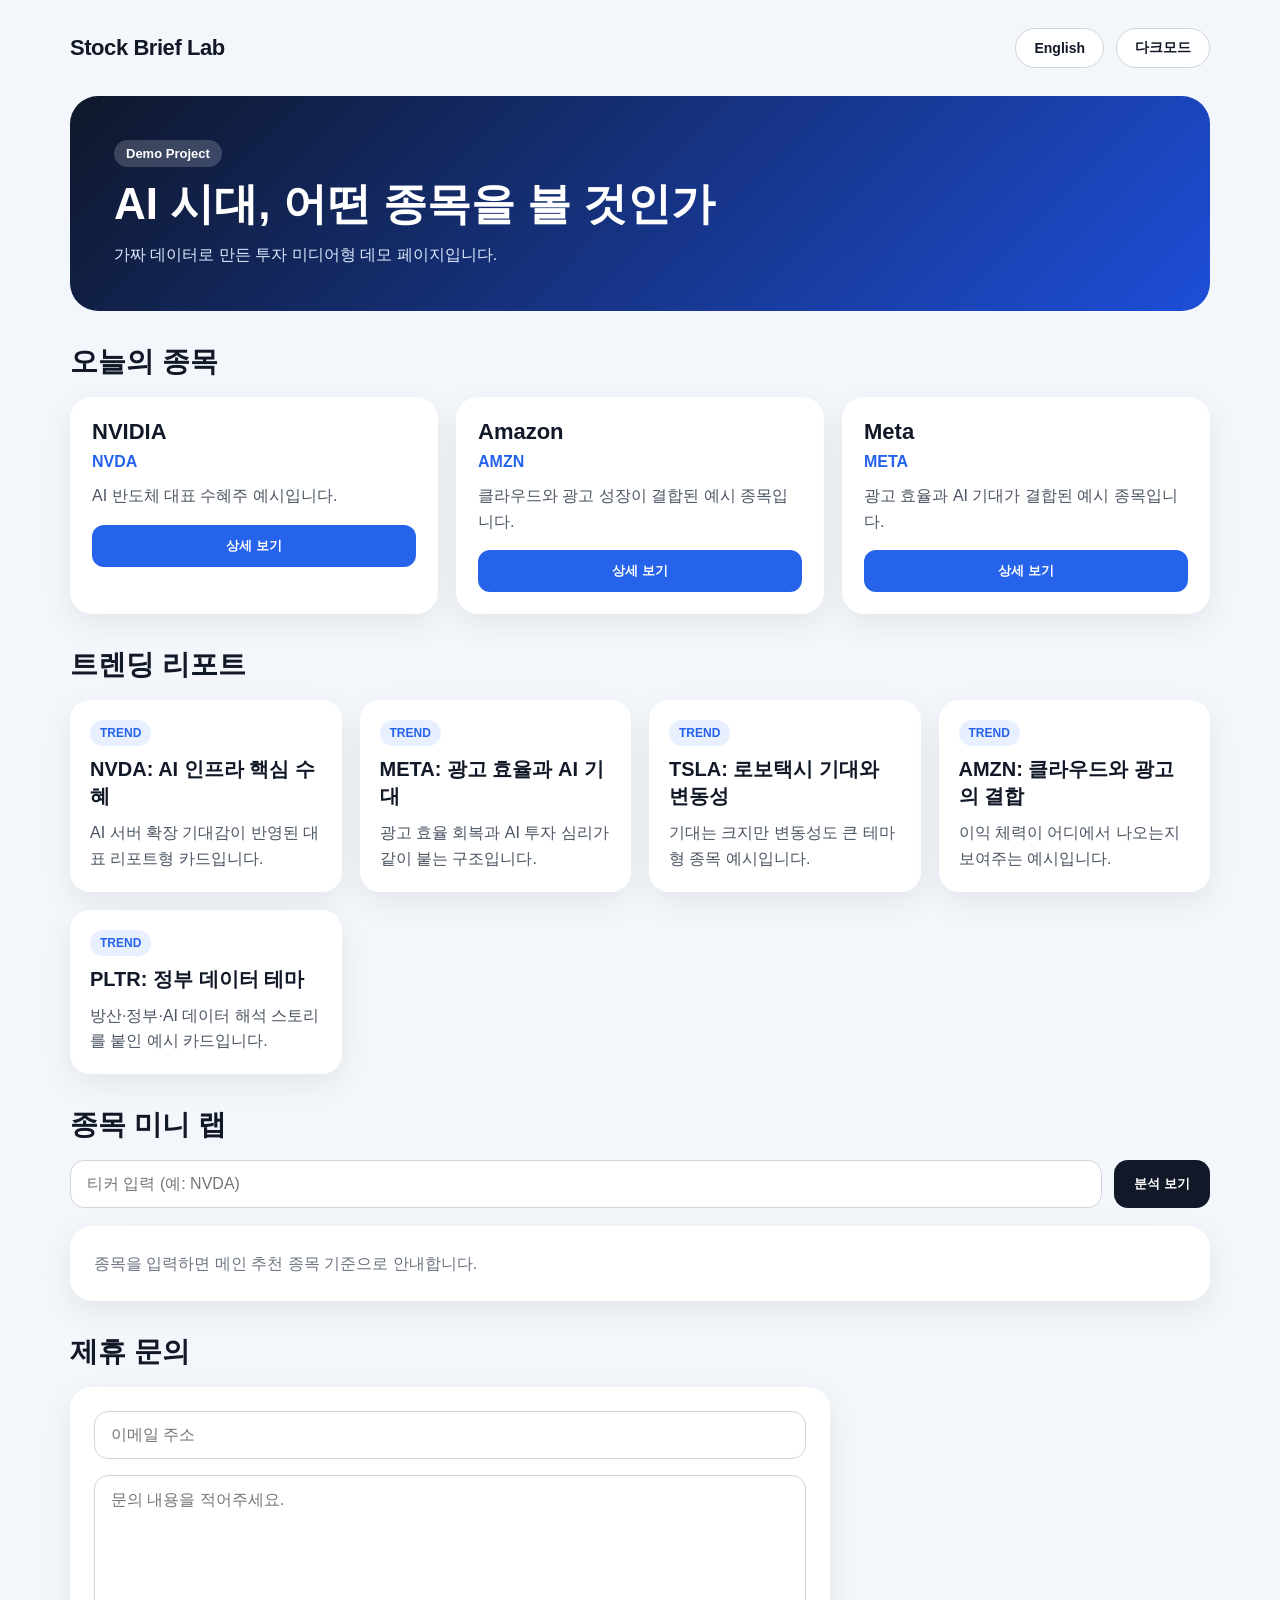
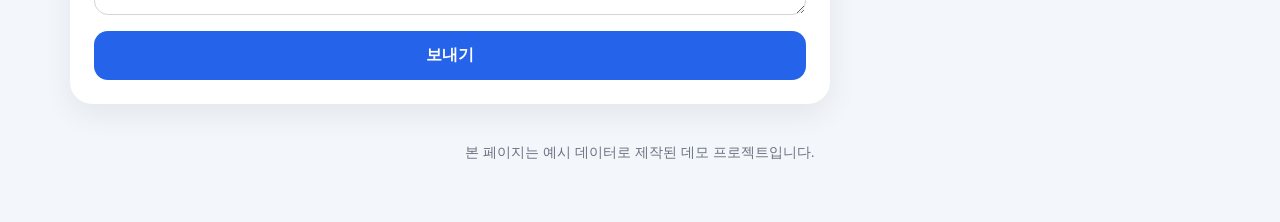
<file: index.html>
<!DOCTYPE html>
<html lang="ko">
<head>
  <meta charset="UTF-8" />
  <meta name="viewport" content="width=device-width, initial-scale=1.0" />
  <title>Stock Brief Lab</title>
  <link rel="stylesheet" href="style.css" />
</head>
<body>
  <div class="container">
    <header class="site-header">
      <div class="logo">Stock Brief Lab</div>
      <div class="top-controls">
        <button id="langToggle" class="control-btn">English</button>
        <button id="themeToggle" class="control-btn">다크모드</button>
      </div>
    </header>

    <section class="hero">
      <p class="badge" id="badgeText">Demo Project</p>
      <h1 id="heroTitle">AI 시대, 어떤 종목을 볼 것인가</h1>
      <p class="hero-subtitle" id="heroSubtitle">
        가짜 데이터로 만든 투자 미디어형 데모 페이지입니다.
      </p>
    </section>

    <section class="section">
      <div class="section-head">
        <h2 id="todayTitle">오늘의 종목</h2>
      </div>
      <div class="grid" id="todayPicks"></div>
    </section>

    <section class="section">
      <div class="section-head">
        <h2 id="reportTitle">트렌딩 리포트</h2>
      </div>
      <div class="grid reports" id="reportList"></div>
    </section>

    <section class="section lab-section">
      <div class="section-head">
        <h2 id="labTitle">종목 미니 랩</h2>
      </div>

      <div class="lab-box">
        <input id="tickerInput" type="text" placeholder="티커 입력 (예: NVDA)" />
        <button id="analyzeBtn">분석 보기</button>
      </div>

      <div class="analysis-card" id="analysisResult">
        <p class="muted" id="analysisEmpty">종목을 입력하거나 카드 버튼을 눌러보세요.</p>
      </div>
    </section>

    <section class="section contact-section">
      <div class="section-head">
        <h2 id="contactTitle">제휴 문의</h2>
      </div>

      <form class="contact-form" action="https://formspree.io/f/mdapzowg" method="POST">
        <input type="email" name="email" id="emailInput" placeholder="이메일 주소" required />
        <textarea name="message" id="messageInput" rows="6" placeholder="문의 내용을 적어주세요." required></textarea>
        <button type="submit" id="submitBtn">보내기</button>
      </form>
    </section>

    <footer class="footer" id="footerText">
      본 페이지는 예시 데이터로 제작된 데모 프로젝트입니다.
    </footer>
  </div>

  <script src="main.js"></script>
</body>
</html>
</file>
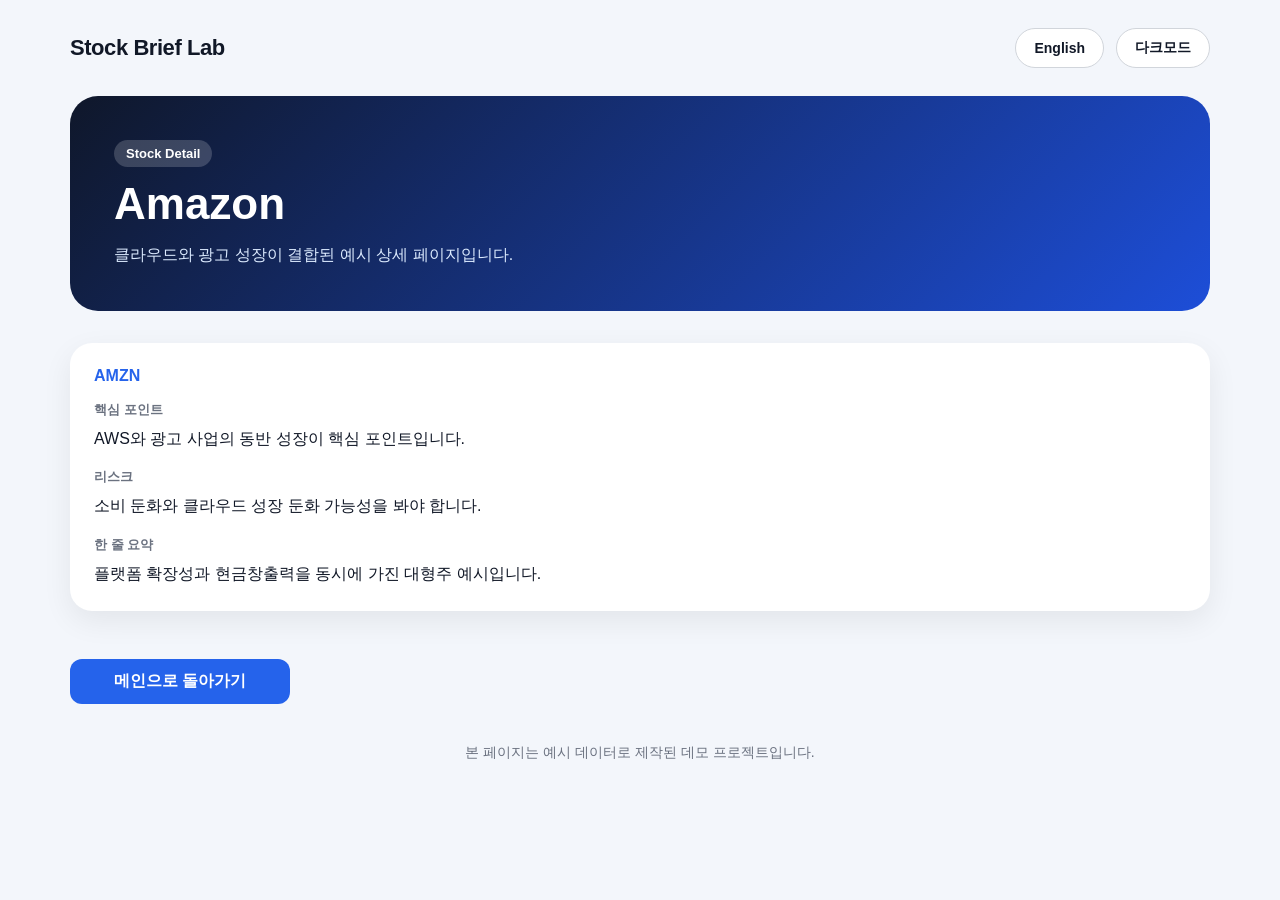
<file: amzn.html>
<!DOCTYPE html>
<html lang="ko">
<head>
  <meta charset="UTF-8" />
  <meta name="viewport" content="width=device-width, initial-scale=1.0" />
  <title>Amazon Detail</title>
  <link rel="stylesheet" href="style.css" />
</head>
<body>
  <div class="container">
    <header class="site-header">
      <div class="logo">Stock Brief Lab</div>
      <div class="top-controls">
        <button id="langToggle" class="control-btn">English</button>
        <button id="themeToggle" class="control-btn">다크모드</button>
      </div>
    </header>

    <section class="hero">
      <p class="badge" id="badgeText">Stock Detail</p>
      <h1 id="stockTitle">Amazon</h1>
      <p class="hero-subtitle" id="stockSubtitle">클라우드와 광고 성장이 결합된 예시 상세 페이지입니다.</p>
    </section>

    <section class="section">
      <div class="analysis-card">
        <div class="meta" id="stockTicker">AMZN</div>

        <div class="label" id="label1">핵심 포인트</div>
        <p id="point1">AWS와 광고 사업의 동반 성장이 핵심 포인트입니다.</p>

        <div class="label" id="label2">리스크</div>
        <p id="point2">소비 둔화와 클라우드 성장 둔화 가능성을 봐야 합니다.</p>

        <div class="label" id="label3">한 줄 요약</div>
        <p id="point3">플랫폼 확장성과 현금창출력을 동시에 가진 대형주 예시입니다.</p>
      </div>
    </section>

    <section class="section">
      <a href="index.html" class="card-btn" id="backBtn" style="display:inline-block;text-align:center;text-decoration:none;max-width:220px;">메인으로 돌아가기</a>
    </section>

    <footer class="footer" id="footerText">
      본 페이지는 예시 데이터로 제작된 데모 프로젝트입니다.
    </footer>
  </div>

  <script>
    let currentLanguage = localStorage.getItem("language") || "ko";
    let isDarkMode = localStorage.getItem("theme") === "dark";

    function applyTheme() {
      document.body.classList.toggle("dark-mode", isDarkMode);
    }

    function renderText() {
      if (currentLanguage === "ko") {
        document.documentElement.lang = "ko";
        document.getElementById("langToggle").textContent = "English";
        document.getElementById("themeToggle").textContent = isDarkMode ? "라이트모드" : "다크모드";
        document.getElementById("badgeText").textContent = "Stock Detail";
        document.getElementById("stockTitle").textContent = "Amazon";
        document.getElementById("stockSubtitle").textContent = "클라우드와 광고 성장이 결합된 예시 상세 페이지입니다.";
        document.getElementById("label1").textContent = "핵심 포인트";
        document.getElementById("label2").textContent = "리스크";
        document.getElementById("label3").textContent = "한 줄 요약";
        document.getElementById("point1").textContent = "AWS와 광고 사업의 동반 성장이 핵심 포인트입니다.";
        document.getElementById("point2").textContent = "소비 둔화와 클라우드 성장 둔화 가능성을 봐야 합니다.";
        document.getElementById("point3").textContent = "플랫폼 확장성과 현금창출력을 동시에 가진 대형주 예시입니다.";
        document.getElementById("backBtn").textContent = "메인으로 돌아가기";
        document.getElementById("footerText").textContent = "본 페이지는 예시 데이터로 제작된 데모 프로젝트입니다.";
      } else {
        document.documentElement.lang = "en";
        document.getElementById("langToggle").textContent = "한국어";
        document.getElementById("themeToggle").textContent = isDarkMode ? "Light Mode" : "Dark Mode";
        document.getElementById("badgeText").textContent = "Stock Detail";
        document.getElementById("stockTitle").textContent = "Amazon";
        document.getElementById("stockSubtitle").textContent = "A sample detail page combining cloud and advertising growth.";
        document.getElementById("label1").textContent = "Key Point";
        document.getElementById("label2").textContent = "Risk";
        document.getElementById("label3").textContent = "One-line Summary";
        document.getElementById("point1").textContent = "The combined growth of AWS and advertising is the key point.";
        document.getElementById("point2").textContent = "Consumer weakness and slower cloud growth remain the main risks.";
        document.getElementById("point3").textContent = "A mega-cap example with both platform scale and cash generation.";
        document.getElementById("backBtn").textContent = "Back to Home";
        document.getElementById("footerText").textContent = "This page is a demo project built with sample data.";
      }
    }

    document.getElementById("langToggle").addEventListener("click", () => {
      currentLanguage = currentLanguage === "ko" ? "en" : "ko";
      localStorage.setItem("language", currentLanguage);
      renderText();
    });

    document.getElementById("themeToggle").addEventListener("click", () => {
      isDarkMode = !isDarkMode;
      localStorage.setItem("theme", isDarkMode ? "dark" : "light");
      applyTheme();
      renderText();
    });

    applyTheme();
    renderText();
  </script>
</body>
</html>
</file>
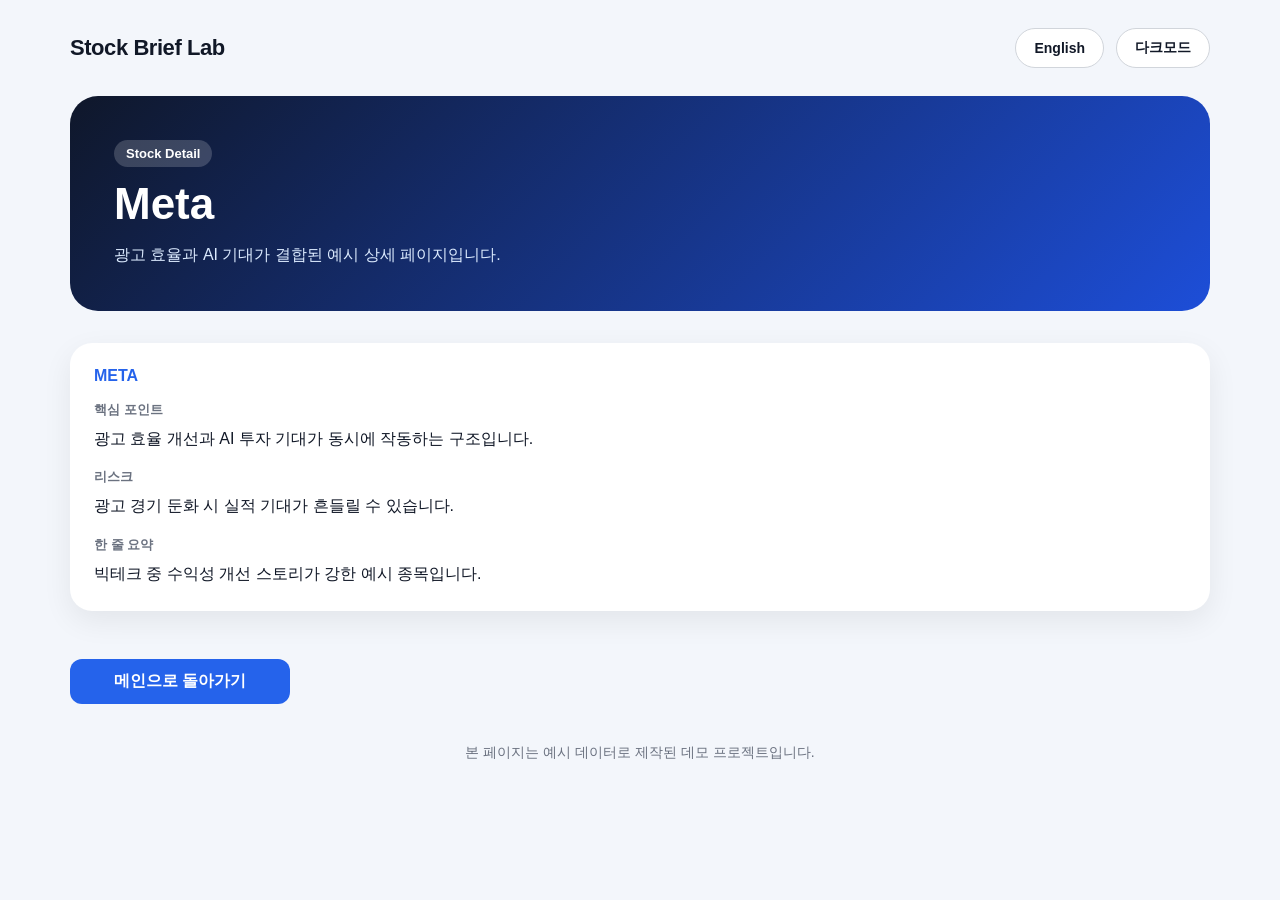
<file: meta.html>
<!DOCTYPE html>
<html lang="ko">
<head>
  <meta charset="UTF-8" />
  <meta name="viewport" content="width=device-width, initial-scale=1.0" />
  <title>Meta Detail</title>
  <link rel="stylesheet" href="style.css" />
</head>
<body>
  <div class="container">
    <header class="site-header">
      <div class="logo">Stock Brief Lab</div>
      <div class="top-controls">
        <button id="langToggle" class="control-btn">English</button>
        <button id="themeToggle" class="control-btn">다크모드</button>
      </div>
    </header>

    <section class="hero">
      <p class="badge" id="badgeText">Stock Detail</p>
      <h1 id="stockTitle">Meta</h1>
      <p class="hero-subtitle" id="stockSubtitle">광고 효율과 AI 기대가 결합된 예시 상세 페이지입니다.</p>
    </section>

    <section class="section">
      <div class="analysis-card">
        <div class="meta" id="stockTicker">META</div>

        <div class="label" id="label1">핵심 포인트</div>
        <p id="point1">광고 효율 개선과 AI 투자 기대가 동시에 작동하는 구조입니다.</p>

        <div class="label" id="label2">리스크</div>
        <p id="point2">광고 경기 둔화 시 실적 기대가 흔들릴 수 있습니다.</p>

        <div class="label" id="label3">한 줄 요약</div>
        <p id="point3">빅테크 중 수익성 개선 스토리가 강한 예시 종목입니다.</p>
      </div>
    </section>

    <section class="section">
      <a href="index.html" class="card-btn" id="backBtn" style="display:inline-block;text-align:center;text-decoration:none;max-width:220px;">메인으로 돌아가기</a>
    </section>

    <footer class="footer" id="footerText">
      본 페이지는 예시 데이터로 제작된 데모 프로젝트입니다.
    </footer>
  </div>

  <script>
    let currentLanguage = localStorage.getItem("language") || "ko";
    let isDarkMode = localStorage.getItem("theme") === "dark";

    function applyTheme() {
      document.body.classList.toggle("dark-mode", isDarkMode);
    }

    function renderText() {
      if (currentLanguage === "ko") {
        document.documentElement.lang = "ko";
        document.getElementById("langToggle").textContent = "English";
        document.getElementById("themeToggle").textContent = isDarkMode ? "라이트모드" : "다크모드";
        document.getElementById("badgeText").textContent = "Stock Detail";
        document.getElementById("stockTitle").textContent = "Meta";
        document.getElementById("stockSubtitle").textContent = "광고 효율과 AI 기대가 결합된 예시 상세 페이지입니다.";
        document.getElementById("label1").textContent = "핵심 포인트";
        document.getElementById("label2").textContent = "리스크";
        document.getElementById("label3").textContent = "한 줄 요약";
        document.getElementById("point1").textContent = "광고 효율 개선과 AI 투자 기대가 동시에 작동하는 구조입니다.";
        document.getElementById("point2").textContent = "광고 경기 둔화 시 실적 기대가 흔들릴 수 있습니다.";
        document.getElementById("point3").textContent = "빅테크 중 수익성 개선 스토리가 강한 예시 종목입니다.";
        document.getElementById("backBtn").textContent = "메인으로 돌아가기";
        document.getElementById("footerText").textContent = "본 페이지는 예시 데이터로 제작된 데모 프로젝트입니다.";
      } else {
        document.documentElement.lang = "en";
        document.getElementById("langToggle").textContent = "한국어";
        document.getElementById("themeToggle").textContent = isDarkMode ? "Light Mode" : "Dark Mode";
        document.getElementById("badgeText").textContent = "Stock Detail";
        document.getElementById("stockTitle").textContent = "Meta";
        document.getElementById("stockSubtitle").textContent = "A sample detail page combining ad efficiency and AI optimism.";
        document.getElementById("label1").textContent = "Key Point";
        document.getElementById("label2").textContent = "Risk";
        document.getElementById("label3").textContent = "One-line Summary";
        document.getElementById("point1").textContent = "Ad efficiency improvement and AI expectations support the story together.";
        document.getElementById("point2").textContent = "A weaker ad cycle may pressure earnings expectations.";
        document.getElementById("point3").textContent = "An example big tech name with a strong profitability recovery story.";
        document.getElementById("backBtn").textContent = "Back to Home";
        document.getElementById("footerText").textContent = "This page is a demo project built with sample data.";
      }
    }

    document.getElementById("langToggle").addEventListener("click", () => {
      currentLanguage = currentLanguage === "ko" ? "en" : "ko";
      localStorage.setItem("language", currentLanguage);
      renderText();
    });

    document.getElementById("themeToggle").addEventListener("click", () => {
      isDarkMode = !isDarkMode;
      localStorage.setItem("theme", isDarkMode ? "dark" : "light");
      applyTheme();
      renderText();
    });

    applyTheme();
    renderText();
  </script>
</body>
</html>
</file>
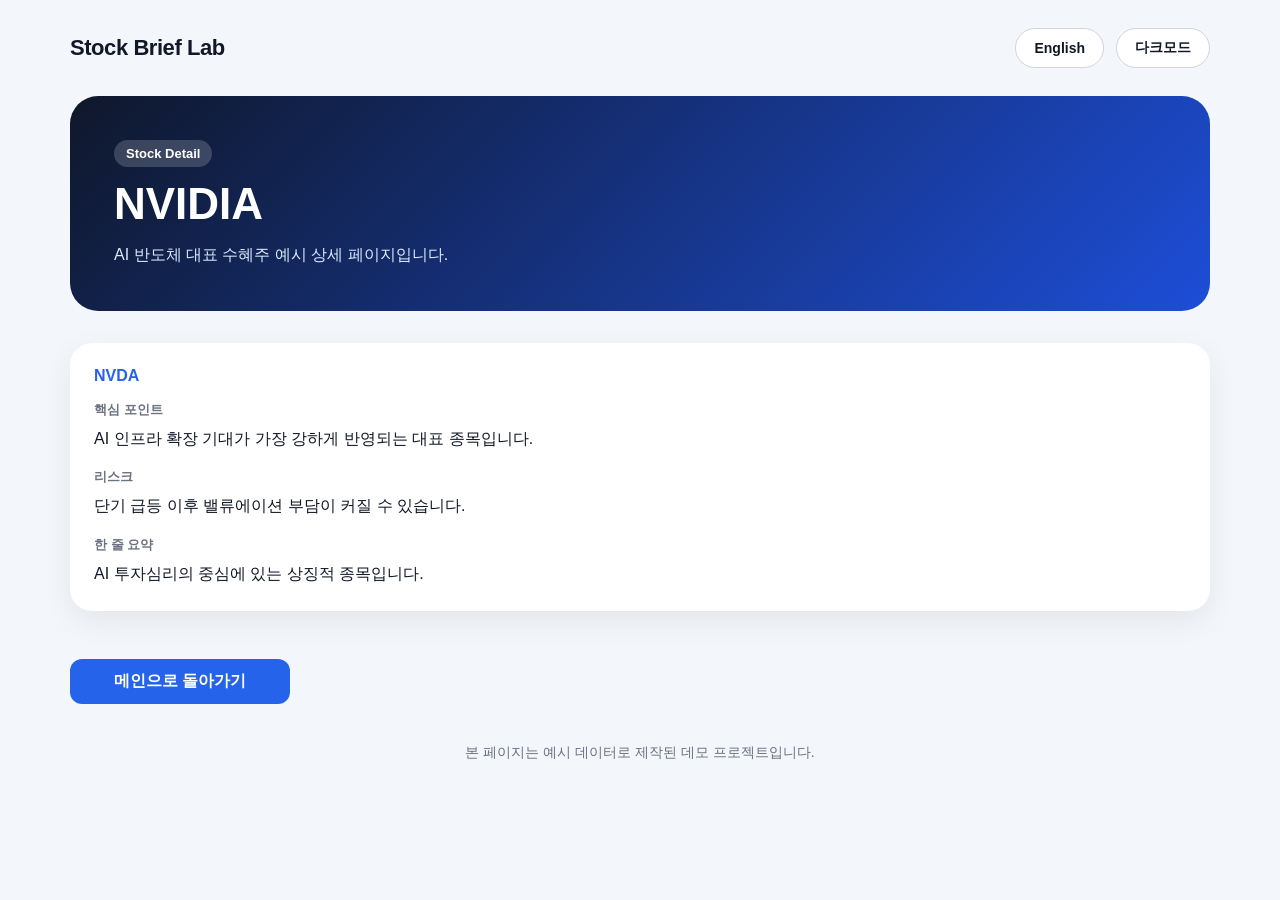
<file: nvda.html>
<!DOCTYPE html>
<html lang="ko">
<head>
  <meta charset="UTF-8" />
  <meta name="viewport" content="width=device-width, initial-scale=1.0" />
  <title>NVIDIA Detail</title>
  <link rel="stylesheet" href="style.css" />
</head>
<body>
  <div class="container">
    <header class="site-header">
      <div class="logo">Stock Brief Lab</div>
      <div class="top-controls">
        <button id="langToggle" class="control-btn">English</button>
        <button id="themeToggle" class="control-btn">다크모드</button>
      </div>
    </header>

    <section class="hero">
      <p class="badge" id="badgeText">Stock Detail</p>
      <h1 id="stockTitle">NVIDIA</h1>
      <p class="hero-subtitle" id="stockSubtitle">AI 반도체 대표 수혜주 예시 상세 페이지입니다.</p>
    </section>

    <section class="section">
      <div class="analysis-card">
        <div class="meta" id="stockTicker">NVDA</div>

        <div class="label" id="label1">핵심 포인트</div>
        <p id="point1">AI 인프라 확장 기대가 가장 강하게 반영되는 대표 종목입니다.</p>

        <div class="label" id="label2">리스크</div>
        <p id="point2">단기 급등 이후 밸류에이션 부담이 커질 수 있습니다.</p>

        <div class="label" id="label3">한 줄 요약</div>
        <p id="point3">AI 투자심리의 중심에 있는 상징적 종목입니다.</p>
      </div>
    </section>

    <section class="section">
      <a href="index.html" class="card-btn" id="backBtn" style="display:inline-block;text-align:center;text-decoration:none;max-width:220px;">메인으로 돌아가기</a>
    </section>

    <footer class="footer" id="footerText">
      본 페이지는 예시 데이터로 제작된 데모 프로젝트입니다.
    </footer>
  </div>

  <script>
    let currentLanguage = localStorage.getItem("language") || "ko";
    let isDarkMode = localStorage.getItem("theme") === "dark";

    function applyTheme() {
      document.body.classList.toggle("dark-mode", isDarkMode);
    }

    function renderText() {
      if (currentLanguage === "ko") {
        document.documentElement.lang = "ko";
        document.getElementById("langToggle").textContent = "English";
        document.getElementById("themeToggle").textContent = isDarkMode ? "라이트모드" : "다크모드";
        document.getElementById("badgeText").textContent = "Stock Detail";
        document.getElementById("stockTitle").textContent = "NVIDIA";
        document.getElementById("stockSubtitle").textContent = "AI 반도체 대표 수혜주 예시 상세 페이지입니다.";
        document.getElementById("label1").textContent = "핵심 포인트";
        document.getElementById("label2").textContent = "리스크";
        document.getElementById("label3").textContent = "한 줄 요약";
        document.getElementById("point1").textContent = "AI 인프라 확장 기대가 가장 강하게 반영되는 대표 종목입니다.";
        document.getElementById("point2").textContent = "단기 급등 이후 밸류에이션 부담이 커질 수 있습니다.";
        document.getElementById("point3").textContent = "AI 투자심리의 중심에 있는 상징적 종목입니다.";
        document.getElementById("backBtn").textContent = "메인으로 돌아가기";
        document.getElementById("footerText").textContent = "본 페이지는 예시 데이터로 제작된 데모 프로젝트입니다.";
      } else {
        document.documentElement.lang = "en";
        document.getElementById("langToggle").textContent = "한국어";
        document.getElementById("themeToggle").textContent = isDarkMode ? "Light Mode" : "Dark Mode";
        document.getElementById("badgeText").textContent = "Stock Detail";
        document.getElementById("stockTitle").textContent = "NVIDIA";
        document.getElementById("stockSubtitle").textContent = "A sample detail page for a major AI semiconductor stock.";
        document.getElementById("label1").textContent = "Key Point";
        document.getElementById("label2").textContent = "Risk";
        document.getElementById("label3").textContent = "One-line Summary";
        document.getElementById("point1").textContent = "This is a leading stock most directly tied to AI infrastructure expansion.";
        document.getElementById("point2").textContent = "Valuation pressure may rise after strong upside moves.";
        document.getElementById("point3").textContent = "A symbolic stock at the center of the AI investment narrative.";
        document.getElementById("backBtn").textContent = "Back to Home";
        document.getElementById("footerText").textContent = "This page is a demo project built with sample data.";
      }
    }

    document.getElementById("langToggle").addEventListener("click", () => {
      currentLanguage = currentLanguage === "ko" ? "en" : "ko";
      localStorage.setItem("language", currentLanguage);
      renderText();
    });

    document.getElementById("themeToggle").addEventListener("click", () => {
      isDarkMode = !isDarkMode;
      localStorage.setItem("theme", isDarkMode ? "dark" : "light");
      applyTheme();
      renderText();
    });

    applyTheme();
    renderText();
  </script>
</body>
</html>
</file>
<file: style.css>
* {
    box-sizing: border-box;
  }
  
  body {
    margin: 0;
    font-family: Arial, sans-serif;
    background: #f3f6fb;
    color: #111827;
    transition: background 0.25s ease, color 0.25s ease;
  }
  
  .container {
    max-width: 1180px;
    margin: 0 auto;
    padding: 28px 20px 60px;
  }
  
  .site-header {
    display: flex;
    justify-content: space-between;
    align-items: center;
    gap: 16px;
    margin-bottom: 28px;
  }
  
  .logo {
    font-size: 22px;
    font-weight: 800;
    letter-spacing: -0.02em;
  }
  
  .top-controls {
    display: flex;
    gap: 12px;
    flex-wrap: wrap;
  }
  
  .control-btn {
    border: 1px solid #d1d5db;
    border-radius: 999px;
    padding: 10px 18px;
    font-size: 14px;
    font-weight: 700;
    cursor: pointer;
    background: #ffffff;
    color: #111827;
  }
  
  .hero {
    padding: 44px;
    border-radius: 28px;
    background: linear-gradient(135deg, #0f172a, #1d4ed8);
    color: white;
    margin-bottom: 32px;
  }
  
  .badge {
    display: inline-block;
    margin: 0 0 12px;
    padding: 6px 12px;
    border-radius: 999px;
    background: rgba(255, 255, 255, 0.18);
    font-size: 13px;
    font-weight: 700;
  }
  
  .hero h1 {
    margin: 0 0 12px;
    font-size: 44px;
    line-height: 1.15;
  }
  
  .hero-subtitle {
    margin: 0;
    max-width: 720px;
    line-height: 1.6;
    color: #dbeafe;
  }
  
  .section {
    margin-top: 32px;
  }
  
  .section-head {
    display: flex;
    justify-content: space-between;
    align-items: center;
    margin-bottom: 16px;
  }
  
  .section-head h2 {
    margin: 0;
    font-size: 28px;
  }
  
  .grid {
    display: grid;
    grid-template-columns: repeat(auto-fit, minmax(260px, 1fr));
    gap: 18px;
  }
  
  .card {
    background: white;
    border-radius: 22px;
    padding: 22px;
    box-shadow: 0 10px 30px rgba(0, 0, 0, 0.07);
  }
  
  .card h3 {
    margin: 0 0 8px;
    font-size: 22px;
  }
  
  .ticker {
    display: inline-block;
    margin-bottom: 12px;
    color: #2563eb;
    font-weight: 700;
  }
  
  .card p {
    margin: 0;
    line-height: 1.6;
    color: #4b5563;
  }
  
  .card-btn {
    margin-top: 16px;
    border: none;
    border-radius: 12px;
    padding: 12px 16px;
    background: #2563eb;
    color: white;
    font-weight: 700;
    cursor: pointer;
    width: 100%;
  }
  
  .report-card {
    background: #ffffff;
    border-radius: 20px;
    padding: 20px;
    box-shadow: 0 10px 30px rgba(0, 0, 0, 0.07);
  }
  
  .report-tag {
    display: inline-block;
    margin-bottom: 10px;
    font-size: 12px;
    font-weight: 700;
    color: #2563eb;
    background: #e8f0ff;
    padding: 6px 10px;
    border-radius: 999px;
  }
  
  .report-card h3 {
    margin: 0 0 10px;
    font-size: 20px;
  }
  
  .report-card p {
    margin: 0;
    color: #4b5563;
    line-height: 1.6;
  }
  
  .lab-section .lab-box {
    display: flex;
    gap: 12px;
    flex-wrap: wrap;
    margin-bottom: 18px;
  }
  
  .lab-box input {
    flex: 1;
    min-width: 220px;
    padding: 14px 16px;
    border: 1px solid #d1d5db;
    border-radius: 14px;
    font-size: 16px;
  }
  
  .lab-box button {
    border: none;
    border-radius: 14px;
    padding: 14px 20px;
    background: #111827;
    color: white;
    font-weight: 700;
    cursor: pointer;
  }
  
  .analysis-card {
    background: white;
    border-radius: 22px;
    padding: 24px;
    box-shadow: 0 10px 30px rgba(0, 0, 0, 0.07);
  }
  
  .analysis-card h3 {
    margin: 0 0 8px;
    font-size: 24px;
  }
  
  .analysis-card .meta {
    color: #2563eb;
    font-weight: 700;
    margin-bottom: 16px;
  }
  
  .analysis-card .label {
    margin-top: 16px;
    margin-bottom: 6px;
    font-size: 13px;
    font-weight: 700;
    color: #6b7280;
    text-transform: uppercase;
  }
  
  .analysis-card p {
    margin: 0;
    line-height: 1.7;
  }
  
  .muted {
    color: #6b7280;
  }
  
  .contact-section {
    max-width: 760px;
  }
  
  .contact-form {
    display: flex;
    flex-direction: column;
    gap: 16px;
    background: white;
    border-radius: 22px;
    padding: 24px;
    box-shadow: 0 10px 30px rgba(0, 0, 0, 0.07);
  }
  
  .contact-form input,
  .contact-form textarea {
    width: 100%;
    padding: 14px 16px;
    border: 1px solid #d1d5db;
    border-radius: 14px;
    font-size: 16px;
    font-family: inherit;
  }
  
  .contact-form textarea {
    resize: vertical;
    min-height: 140px;
  }
  
  .contact-form button {
    border: none;
    border-radius: 14px;
    padding: 14px 16px;
    background: #2563eb;
    color: white;
    font-size: 16px;
    font-weight: 700;
    cursor: pointer;
  }
  
  .footer {
    text-align: center;
    margin-top: 40px;
    color: #6b7280;
    font-size: 14px;
  }
  
  /* dark mode */
  body.dark-mode {
    background: #0b1220;
    color: #f8fafc;
  }
  
  body.dark-mode .control-btn,
  body.dark-mode .lab-box button {
    background: #111827;
    color: #f8fafc;
    border: 1px solid #374151;
  }
  
  body.dark-mode .card,
  body.dark-mode .report-card,
  body.dark-mode .analysis-card,
  body.dark-mode .contact-form {
    background: #111827;
    color: #f8fafc;
  }
  
  body.dark-mode .card p,
  body.dark-mode .report-card p,
  body.dark-mode .muted {
    color: #cbd5e1;
  }
  
  body.dark-mode .report-tag {
    background: #1e3a8a;
    color: #dbeafe;
  }
  
  body.dark-mode .analysis-card .label,
  body.dark-mode .footer {
    color: #cbd5e1;
  }
  
  body.dark-mode .contact-form input,
  body.dark-mode .contact-form textarea,
  body.dark-mode .lab-box input {
    background: #0b1220;
    color: #f8fafc;
    border: 1px solid #374151;
  }
  
  body.dark-mode .card-btn,
  body.dark-mode .contact-form button {
    background: #60a5fa;
    color: #0b1220;
  }
  
  @media (max-width: 768px) {
    .hero {
      padding: 30px 22px;
    }
  
    .hero h1 {
      font-size: 34px;
    }
  
    .section-head h2 {
      font-size: 24px;
    }
  
    .site-header {
      flex-direction: column;
      align-items: flex-start;
    }
  
    .top-controls {
      width: 100%;
    }
  }
  
  @media (max-width: 480px) {
    .control-btn {
      width: 100%;
    }
  
    .hero h1 {
      font-size: 28px;
    }
  }
</file>
